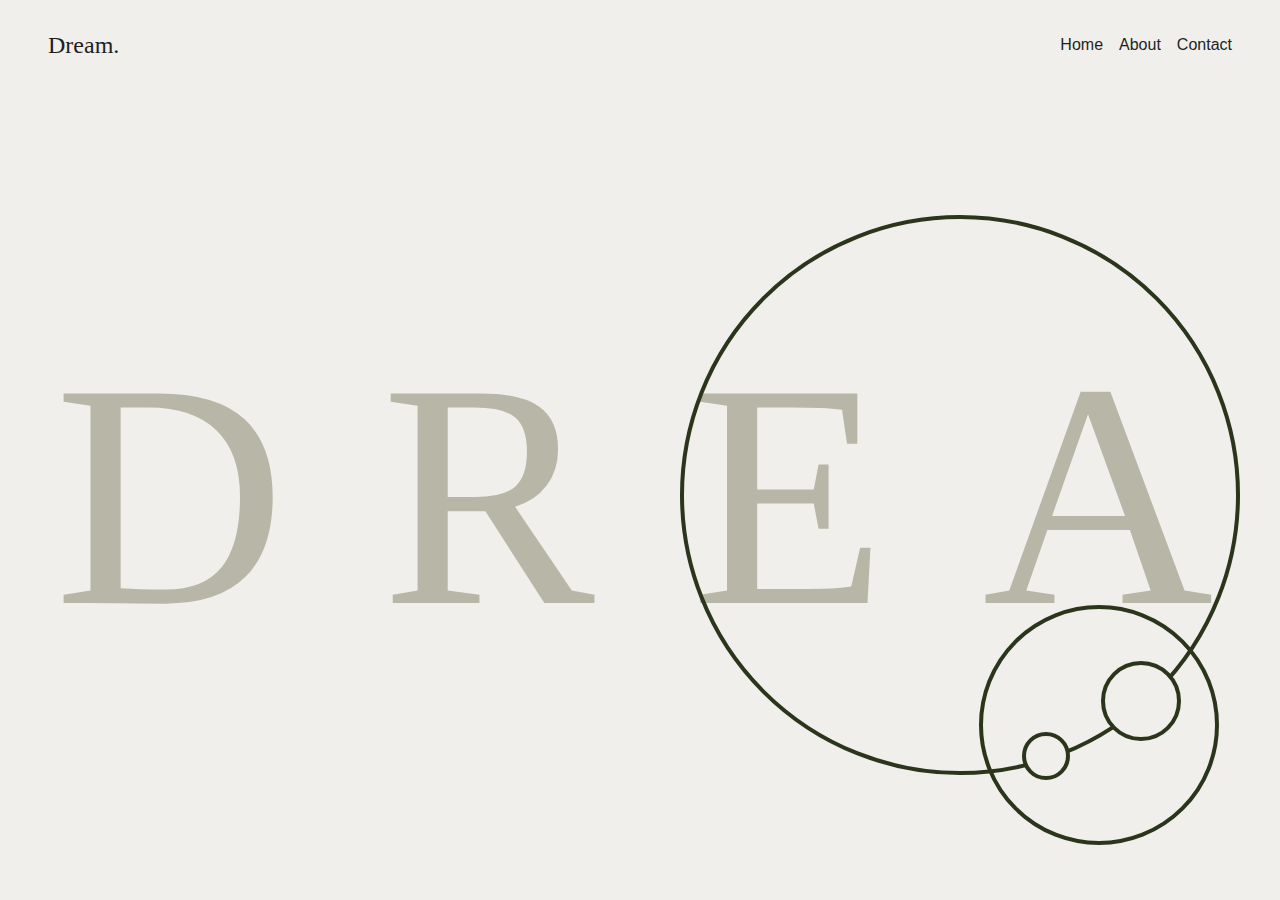
<file: 01-Dream/index.html>
<!DOCTYPE html>
<html lang="en">
<head>
     <meta charset="UTF-8">
     <meta name="viewport" content="width=device-width, initial-scale=1.0">
     <title>01 - Dream</title>

     <link rel="stylesheet" href="style.css">
</head>
<body>
     <nav class="navigation">
          <p class="logo">Dream.</p>
          <ul class="menu">
               <li class="menu-items">Home</li>
               <li class="menu-items">About</li>
               <li class="menu-items">Contact</li>
          </ul>
     </nav>
     <div class="container">
          <div class="left">
               <h1>Dream</h1>
          </div>
          <div class="right">
               <div class="circle">
                    <div class="little-circle one"></div>
                    <div class="little-circle two"></div>
                    <div class="little-circle three"></div>
               </div>
          </div>
     </div>
</body>
</html>
</file>
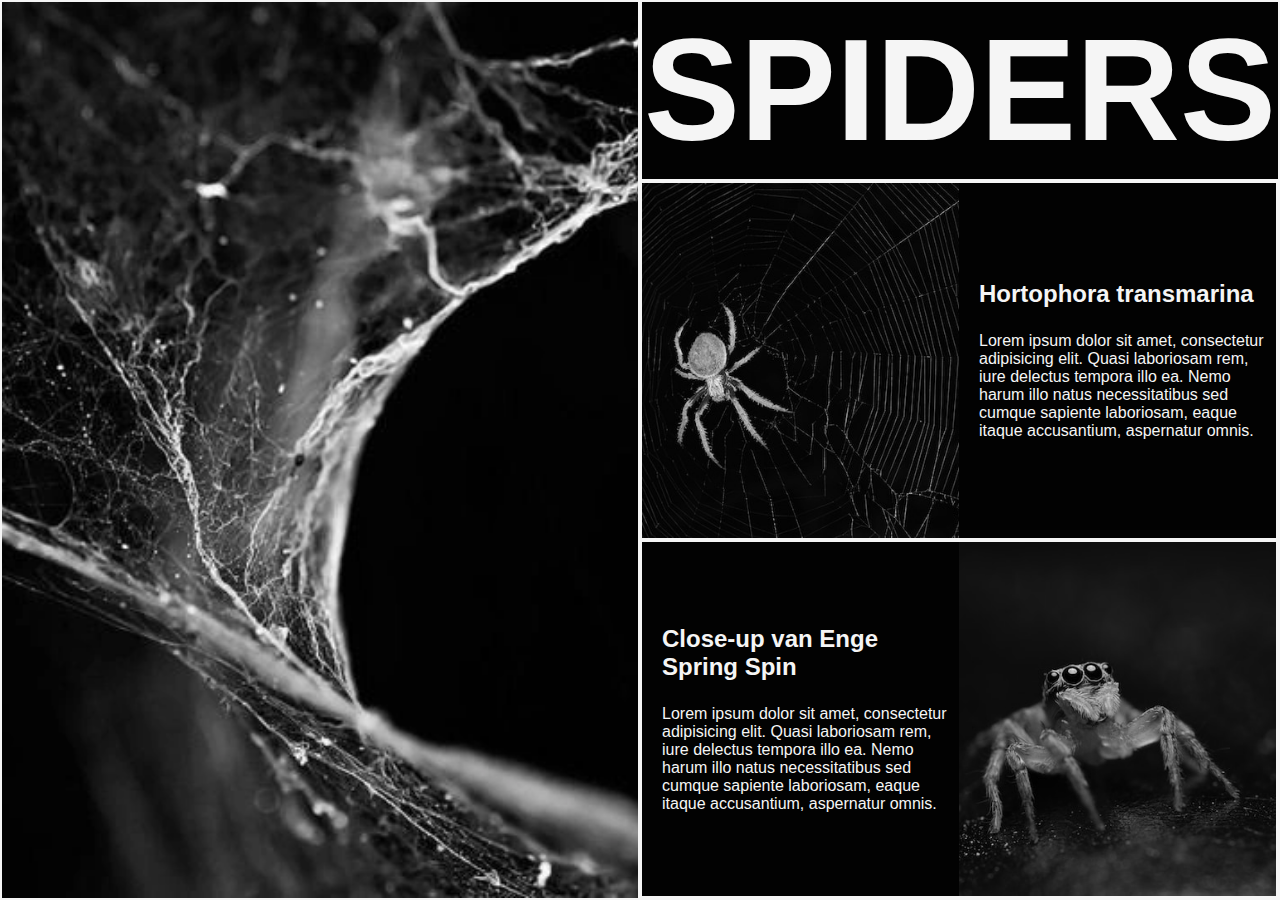
<file: 02-Spiders/index.html>
<!DOCTYPE html>
<html lang="en">
<head>
     <meta charset="UTF-8">
     <meta name="viewport" content="width=device-width, initial-scale=1.0">
     <title>02 - Spiders</title>

     <link rel="stylesheet" href="style.css">
</head>
<body>
     <div class="container">
          <div class="left"></div>

          <div class="right">
               <div class="top">
                    <h1>Spiders</h1>
               </div>
               <div class="bottom">
                    <div class="spider-container">
                         <div class="spider-container-left">
                              <img src="media/left.jpg" alt="">
                         </div>
                         <div class="spider-container-right">
                              <h2>Hortophora transmarina</h2>
                              <p>Lorem ipsum dolor sit amet, consectetur adipisicing elit. Quasi laboriosam rem, iure delectus tempora illo ea. Nemo harum illo natus necessitatibus sed cumque sapiente laboriosam, eaque itaque accusantium, aspernatur omnis.</p>
                         </div>
                    </div>

                    <div class="spider-container">
                         <div class="spider-container-left">
                              <h2>Close-up van Enge Spring Spin</h2>
                              <p>Lorem ipsum dolor sit amet, consectetur adipisicing elit. Quasi laboriosam rem, iure delectus tempora illo ea. Nemo harum illo natus necessitatibus sed cumque sapiente laboriosam, eaque itaque accusantium, aspernatur omnis.</p>
                         </div>
                         <div class="spider-container-right">
                              <img src="media/right.jpg" alt="">
                         </div>
                    </div>
               </div>
          </div>
     </div>
</body>
</html>
</file>
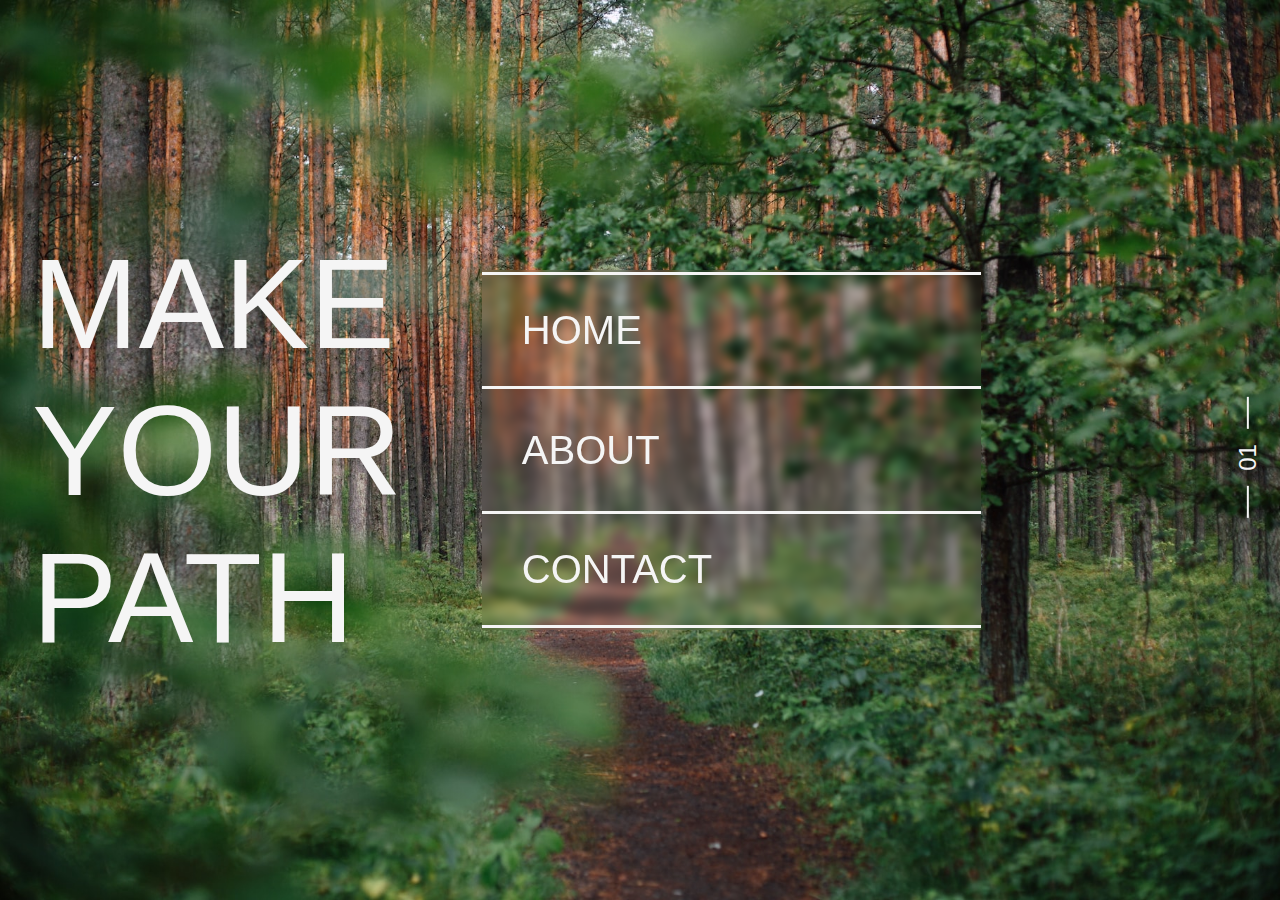
<file: 03-Path/index.html>
<!DOCTYPE html>
<html lang="en">
<head>
     <meta charset="UTF-8">
     <meta name="viewport" content="width=device-width, initial-scale=1.0">
     <title>03 - Path</title>

     <link rel="stylesheet" href="style.css">
</head>
<body>
     <div class="container">
          <h1>Make<br>your<br>path</h1>

          <div class="menu-container">
               <div class="with-line">
                    <p class="menu-elements">home</p>
               </div>
               <div class="without-line">
                    <p class="menu-elements">about</p>
               </div>
               <div class="with-line">
                    <p class="menu-elements">contact</p>
               </div>
          </div>

          <nav>
               <div class="nav-content">
                    <div class="line"></div>
                    <p>01</p>
                    <div class="line"></div>
               </div>
          </nav>
     </div>
</body>
</html>
</file>
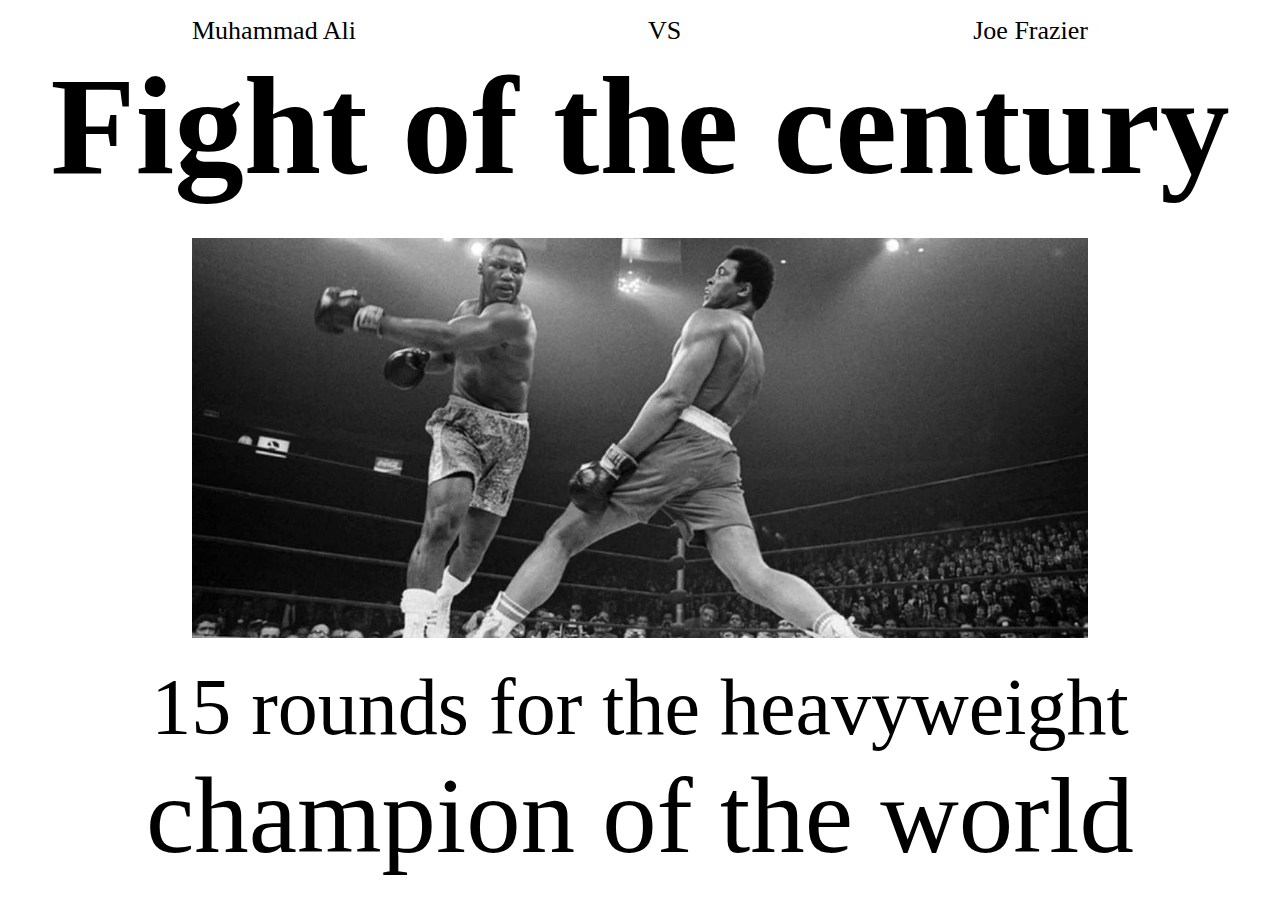
<file: 04-Dodge/index.html>
<!DOCTYPE html>
<html lang="en">
<head>
     <meta charset="UTF-8">
     <meta name="viewport" content="width=device-width, initial-scale=1.0">
     <title>04 - Dodge</title>

     <link rel="stylesheet" href="style.css">
</head>
<body>
     <div class="container">
          <section class="top">
               <div class="fighters">
                    <p>Muhammad Ali</p>
                    <p>VS</p>
                    <p>Joe Frazier</p>
               </div>
               <div class="title">
                    <h1>Fight of the century</h1>
               </div>
          </section>
          
          <section class="middle">
               <img src="hero.webp" alt="">
          </section>
     
          <section class="bottom">
               <h2>
                    15 rounds for the heavyweight<br>
                    <span>champion of the world</span>
               </h2>
          </section>
     </div>
</body>
</html>
</file>
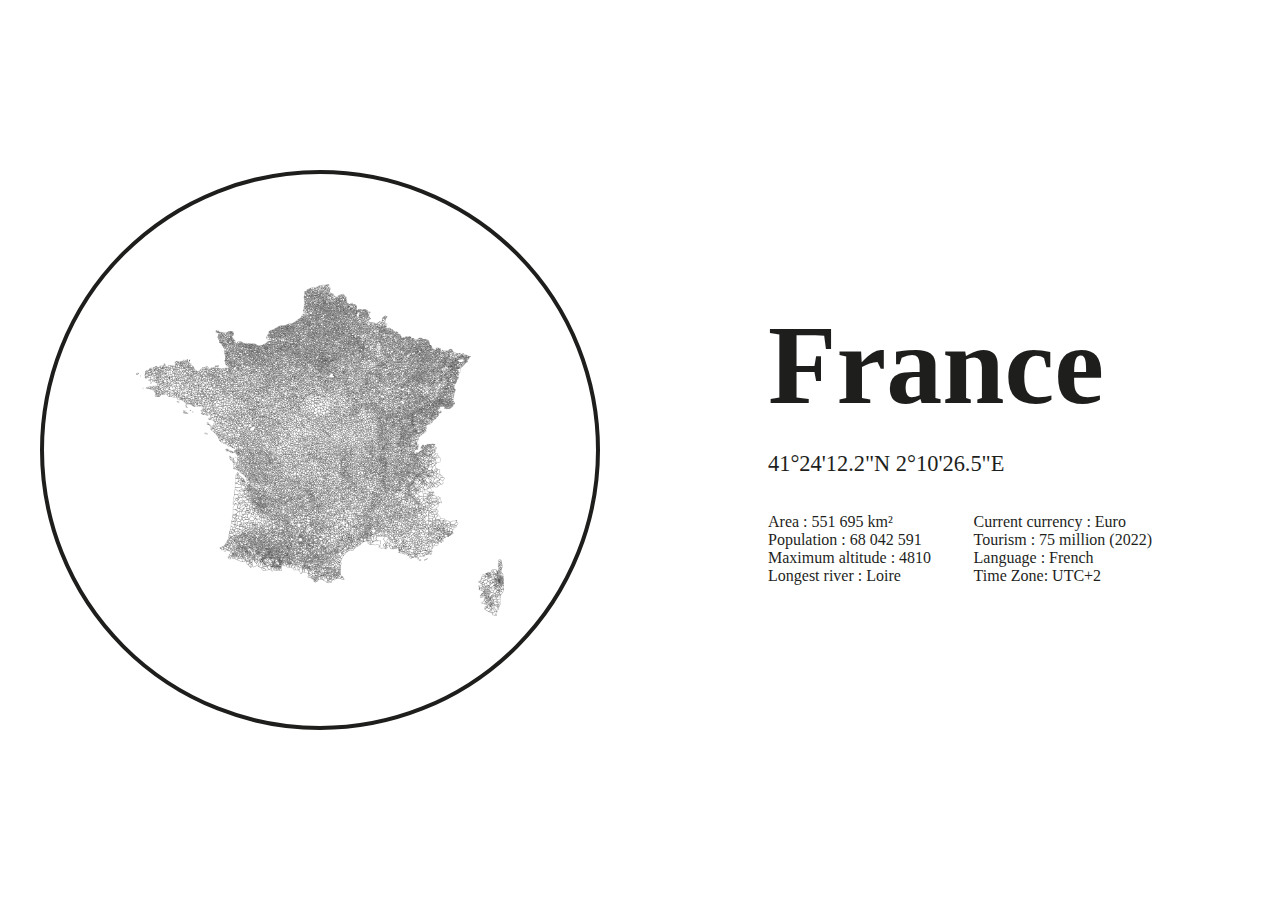
<file: 05-Map/index.html>
<!DOCTYPE html>
<html lang="en">
<head>
     <meta charset="UTF-8">
     <meta name="viewport" content="width=device-width, initial-scale=1.0">
     <title>05 - Map</title>

     <link rel="stylesheet" href="style.css">
</head>
<body>

     <div class="container">
          <div class="left">
               <div class="circle">
                    <img src="hero.svg.png" alt="">
               </div>
          </div>

          <div class="right">
               <div class="content">
                    <h1>France</h1>
                    <h2>41°24'12.2"N 2°10'26.5"E</h2>
                    <ul class="details">
                         <div class="details-left">
                              <li class="details-elements">Area : 551 695 km²</li>
                              <li class="details-elements">Population : 68 042 591</li>
                              <li class="details-elements">Maximum altitude : 4810</li>
                              <li class="details-elements">Longest river : Loire</li>
                         </div>
                         <div class="details-right">
                              <li class="details-elements">Current currency : Euro</li>
                              <li class="details-elements">Tourism : 75 million (2022)</li>
                              <li class="details-elements">Language : French</li>
                              <li class="details-elements">Time Zone: UTC+2</li>
                         </div>
                    </ul>
               </div>
          </div>
     </div>

</body>
</html>
</file>
<file: 01-Dream/style.css>
@font-face {
     font-family: Bigilla;
     src: url('fonts/Bigilla-Bold.otf') format('otf'),
          url('fonts/Bigilla.otf') format('otf');
   }

*{
     margin: 0;
     padding: 0;
     box-sizing: border-box;
}

body{
     font-family: Bigilla;
     color: #b8b7a7;
     background: #f0efeb;
}

.navigation{
     padding: 0 3em;

     width: 100%;
     height: 10vh;

     display: flex;
     align-items: center;
     justify-content: space-between;

     color: #1E1F1D;

     > .logo{
          font-size: 1.5em;
     }

     > .menu{
          display: flex;
          list-style-type: none;
          font-family: Arial, Helvetica, sans-serif;

          > .menu-items{
               margin-left: 1em;
          }
     }
}

.container{
     width: 100%;
     height: 90vh;

     display: flex;

     overflow: hidden;
}

.left,
.right{
     width: 50%;
     height: 100%;

     display: flex;
     justify-content: center;
}

.right{
     align-items: center;

     > .circle{
          width: 35em;
          height: 35em;

          position: relative;
     
          border-radius: 50%;
          border: 4px solid #2b351b;

          > .little-circle{

               position: absolute;

               border-radius: 50%;
               border: 4px solid #2b351b;
               background: #f0efeb;
          }

          > .one{
               width: 5em;
               height: 5em;

               top: 80%;
               right: 10%;
               z-index: 1;
          }

          > .two{
               width: 3em;
               height: 3em;

               top: 93%;
               right: 30%;
               z-index: 1;
          }

          > .three{
               width: 15em;
               height: 15em;

               top: 70%;
               right: 3%;

               background-color: transparent;
          }
     }
}

.left{
     padding-left: 3.4em;
     flex-direction: column;

     > h1{
          position: absolute;

          font-size: 20em;
          font-weight: 100;
          text-transform: uppercase;
          letter-spacing: 0.3em;
     }
}
</file>
<file: 02-Spiders/style.css>
*{
     margin: 0;
     padding: 0;

     box-sizing: border-box;
     border-collapse: collapse;
}

body{
     background-color: #020202;
     color: #F5F5F5;
     font-family: Arial, Helvetica, sans-serif;
}

.container{
     width: 100%;
     height: 100vh;

     display: flex;

     .left,
     .right{
          width: 50%;
          height: 100%;
     }

     .left {
          background-image: url('media/hero.webp');
          background-size: cover;
          background-repeat: no-repeat;
          background-position: center;

          border: 2px solid #F5F5F5;
     }

     .right{
          border: 2px solid #F5F5F5;

          .top{
               width: 100%;
               height: 20%;

               display: flex;
               align-items: center;
               justify-content: center;

               border-bottom: 2px solid #F5F5F5;

               > h1{
                    font-size: 9em;
                    text-transform: uppercase;
               }
          }

          .bottom{
               width: 100%;
               height: 80%;

               .spider-container{
                    width: 100%;
                    height: 50%;

                    display: flex;

                    border: 2px solid #F5F5F5;
                    border-left: none;

                    .spider-container-left,
                    .spider-container-right{
                         width: 50%;
                         height: 100%;

                         display: flex;
                         flex-direction: column;
                         justify-content: center;

                         > h2, p{
                              margin-left: 20px;
                         }

                         > h2{
                              margin-bottom: 1em;
                              font-size: 1.5em;
                         }

                         > img{
                              width: 100%;
                              height: 100%;

                              object-fit: cover;
                              filter: grayscale(1) ;
                         }
                    }
               }
          }
     }
}
</file>
<file: 03-Path/style.css>
*{
     margin: 0;
     padding: 0;
     box-sizing: border-box;
}

body{
     width: 100%;
     height: 100vh;

     font-family: Arial, Helvetica, sans-serif;

     background-image: url('hero.jpg');
     background-size: cover;
     background-position: center;
     background-repeat: no-repeat;
}

.container{
     padding-left: 2em;

     width: 100%;
     height: 100%;

     position: relative;

     display: flex;
     align-items: center;

     > h1{
          font-size: 8em;
          font-weight: 400;
          color: #F5F5F5;
          text-transform: uppercase;
     }

     .menu-container{
          margin-left: 5em;

          width: 40%;
          height: 40vh;

          display: flex;
          flex-direction: column;
          justify-content: space-evenly;

          backdrop-filter: blur(5px);

          .with-line,
          .without-line{
               width: 100%;
               height: 13vh;

               display: flex;
               align-items: center;

               > p{
                    margin-left: 1em;
                    font-size: 2.5em;
                    text-transform: uppercase;
                    color: #F5F5F5;
               }
          }

          .with-line{
               border-top: 3px solid #F5F5F5;
               border-bottom: 3px solid #F5F5F5;
          }
     }

     > nav{
          width: 5vw;
          height: 100%;

          display: flex;
          justify-content: center;
          align-items: center;
          
          position: absolute;
          top: 0;
          right: 0;

          .nav-content{
               display: flex;
               align-items: center;

               transform: rotate(-90deg);
               color: #F5F5F5;

               .line,
               p{
                    margin-right: 15px;
               }

               .line {
                    width: 2em;
                    height: 2px;

                    background-color: #F5F5F5;
               }

               > p {
                    font-size: 1.5em;
               }
          }
     }
}
</file>
<file: 04-Dodge/style.css>
@font-face {
     font-family: American Captain;
     src: url('American\ Captain.otf') format('otf'),
}

*{
     margin: 0;
     padding: 0;

     box-sizing: border-box;
}

body{
     width: 100%;
     height: 100vh;

     display: flex;
     justify-content: center;

     font-family: "American Captain";

     overflow: hidden;
}

.container{
     padding: 1em 0;

     width: 70%;
     height: 100%;

     display: flex;
     flex-direction: column;

     .top{
          width: 100%;
          height: 30vh;

          .fighters{
               display: flex;
               justify-content: space-between;

               font-size: 26px;
          }

          .title{
               width: 70vw;

               display: flex;
               align-items: center;
               justify-content: center;
               
               text-align: center;

               > h1{
                    font-size: 8.7rem;
                    white-space: nowrap;
               }
          }
     }

     .middle{
          margin-bottom: 1.5em;
          height: 25em;

          >img{
               width: 100%;
               height: 100%;

               object-fit:cover;
          }
     }

     .bottom{
          width: 100%;
          height: 30vh;
          
          display: flex;
          flex-direction: column;
          align-items: center;

          text-align: center;

          > h2{
               font-size: 5rem;
               font-weight: 300;
               white-space: nowrap;
               
               > span{
                    font-size: 6.8rem;
                    white-space: nowrap;
               }
          }
     }
}
</file>
<file: 05-Map/style.css>
@font-face {
     font-family: Avenir Next;
     src: url('Avenir\ Next.ttc') format('ttc'),
}

*{
     margin: 0;
     padding: 0;

     box-sizing: border-box;
}

body{
     font-family: 'Avenir Next';
     color: #1E1F1D;
}

.container{
     width: 100%;
     height: 100vh;

     display: flex;

     .left,
     .right{
          width: 50%;
          height: 100%;

          display: flex;
          flex-direction: column;
          justify-content: center;
          align-items: center;
     }

     .left{
          .circle{
               width: 35em;
               height: 35em;

               display: flex;
               align-items: center;
               justify-content: center;

               border: 4px solid #1E1F1D;
               border-radius: 50%;

               > img{
                    height: 60%;
               }
          }
     }

     .right{
          .content{
               height: 30%;
               width: 60%;

               display: flex;
               flex-direction: column;
               justify-content: space-between;

               > h1{
                    line-height: 0.9;
                    font-size: 7em;
               }
               
               > h2{
                    font-size: 1.4em;
                    font-weight: 400;
               }

               .details{
                    width: 100%;

                    display: flex;
                    justify-content: space-between;
                    
                    list-style: none;
               }
          }
     }
}
</file>
